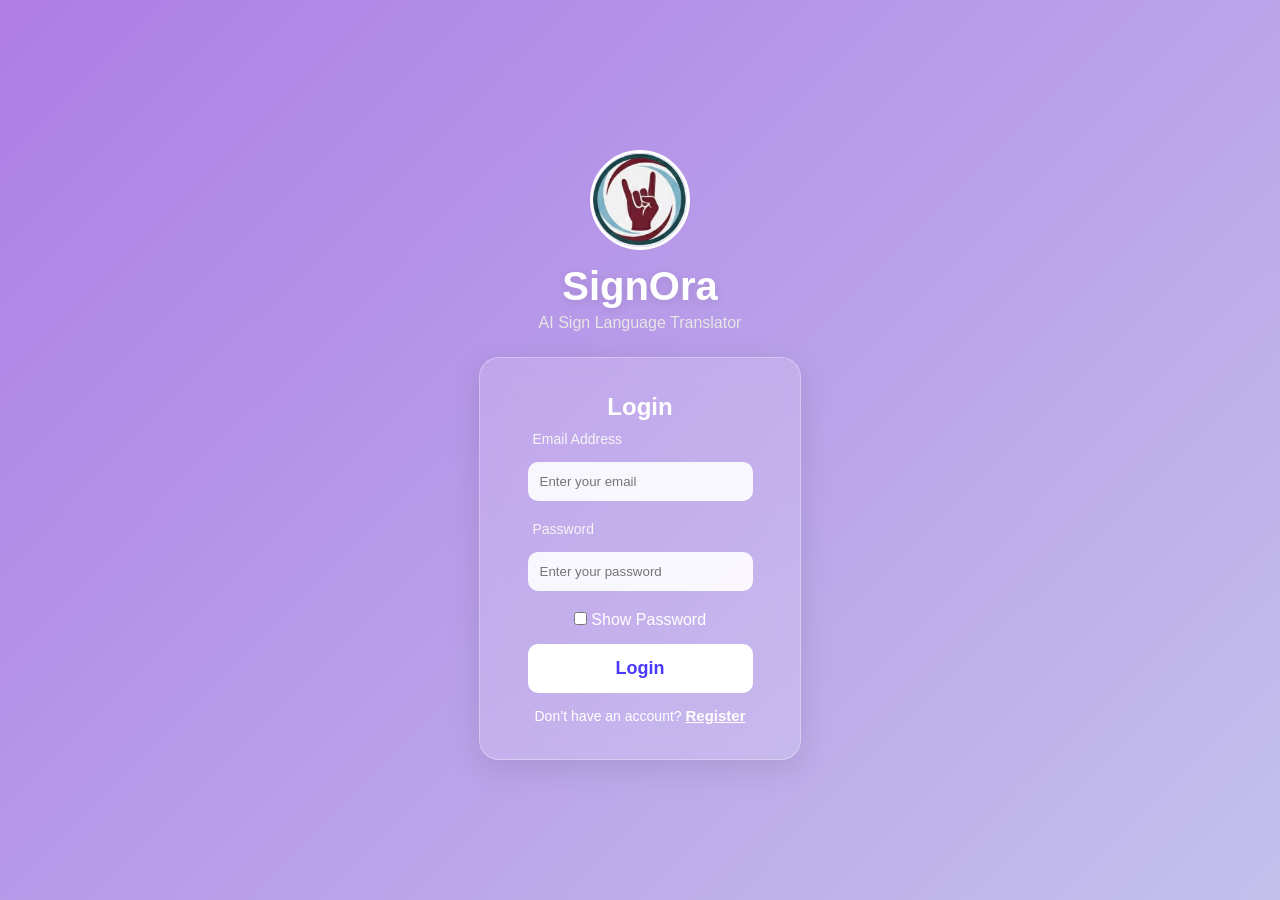
<file: templates/index.html>
<!DOCTYPE html>
<html lang="en">
<head>
    <meta charset="UTF-8">
    <title>SignOra | Login</title>
    <meta name="viewport" content="width=device-width, initial-scale=1.0">
    <link rel="stylesheet" href="/static/styles/style.css">
    <link rel="icon" href="/static/assets/logo.png">
</head>

<body class="login-bg">

<div class="login-container">

    <div class="login-header">
        <img src="/static/assets/logo.png" alt="Signora Logo" class="login-logo">
        <h1 class="app-title">SignOra</h1>

        <p class="tagline">AI Sign Language Translator</p>
    </div>

    <div class="login-box updated-login-box">
        <h2>Login</h2>

        <form action="/login" method="POST">
            <div class="input-group">
                <label>Email Address</label>
                <input type="email" name="email" placeholder="Enter your email" required class="input-box">
            </div>

            <div class="input-group">
                <label>Password</label>
                <input type="password" id="password" name="password" placeholder="Enter your password" required class="input-box">
            </div>

            <div class="show-password">
                <input type="checkbox" onclick="togglePassword()"> Show Password
            </div>

        
            <button type="submit" class="login-btn">Login</button>
        </form>

        <p class="register-text">
            Don’t have an account?
            <a href="/register" class="register-link">Register</a>
        </p>
    </div>

</div>

<script>
function togglePassword() {
    const pwd = document.getElementById("password");
    pwd.type = pwd.type === "password" ? "text" : "password";
}
</script>

</body>
</html>
</file>
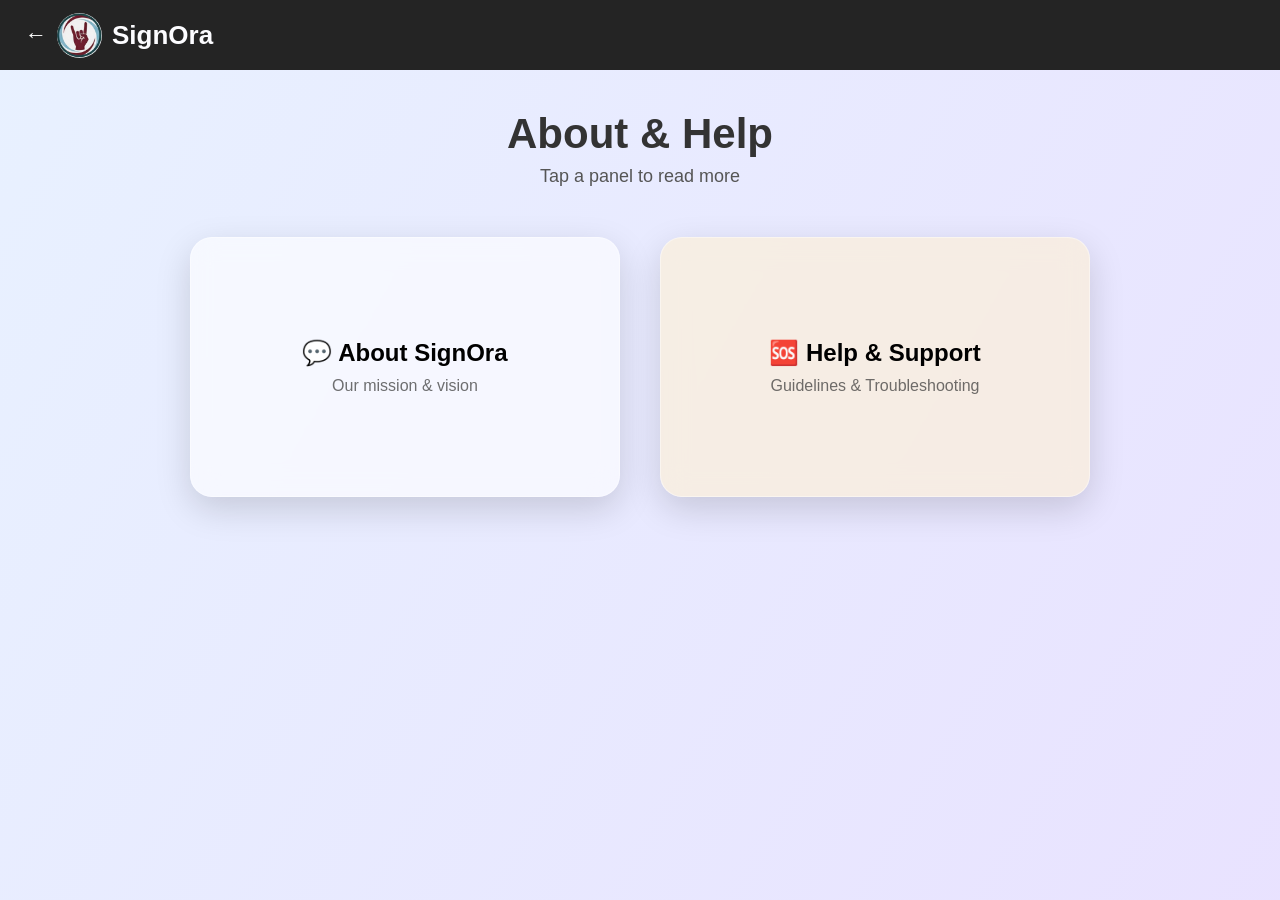
<file: templates/about.html>
<!DOCTYPE html>
<html lang="en">
<head>
    <meta charset="UTF-8">
    <title>About & Help | SignOra</title>

    <meta name="viewport" content="width=device-width, initial-scale=1.0">
    <link rel="stylesheet" href="/static/styles/style.css">
</head>

<body class="about-bg">

    <!-- NAVBAR -->
    <header class="app-header">
        <div class="logo-container">
           <a href="/home" class="navbar-back-btn"
   style="text-decoration:none; color:white; font-size:22px;">
   ←
</a>
            <img src="/static/assets/logo.png" alt="SignOra Logo" class="app-logo">
            <span class="app-name">SignOra</span>
        </div>
    </header>

    <!-- PAGE CONTENT -->
    <div class="about-content">

        <h1 class="about-heading">About & Help</h1>
        <p class="about-subtext">Tap a panel to read more</p>

        <div class="panel-row">

            <!-- ABOUT PANEL -->
            <div class="panel-card" onclick="this.classList.toggle('flipped')">
                <div class="panel-inner">

                    <div class="panel-front">
                        <h2>💬 About SignOra</h2>
                        <p>Our mission & vision</p>
                    </div>

                    <div class="panel-back">
                        <h2>About SignOra</h2>
                        <p>
                            SignOra is an AI-powered accessibility system designed to bridge
                            communication between Deaf/Mute individuals and hearing people.
                        </p>
                        <p>
                            It combines hand gesture recognition, speech interaction,
                            and animated sign visualization to enable real-time,
                            inclusive communication.
                        </p>
                    </div>

                </div>
            </div>

            <!-- HELP PANEL -->
            <div class="panel-card" onclick="this.classList.toggle('flipped')">
                <div class="panel-inner">

                    <div class="panel-front panel-help-front">
                        <h2>🆘 Help & Support</h2>
                        <p>Guidelines & Troubleshooting</p>
                    </div>

                    <div class="panel-back panel-help-back">
                        <h2>Help & Support</h2>

                        <p>✔ Allow camera & microphone access</p>
                        <p>✔ Use a well-lit environment</p>
                        <p>✔ Keep hand inside the frame</p>
                        <p>✔ Use Chrome browser for best performance</p>

                        <p>Email: <b>support@signOra.com</b></p>
                    </div>

                </div>
            </div>

        </div>

    </div>

</body>
</html>
</file>
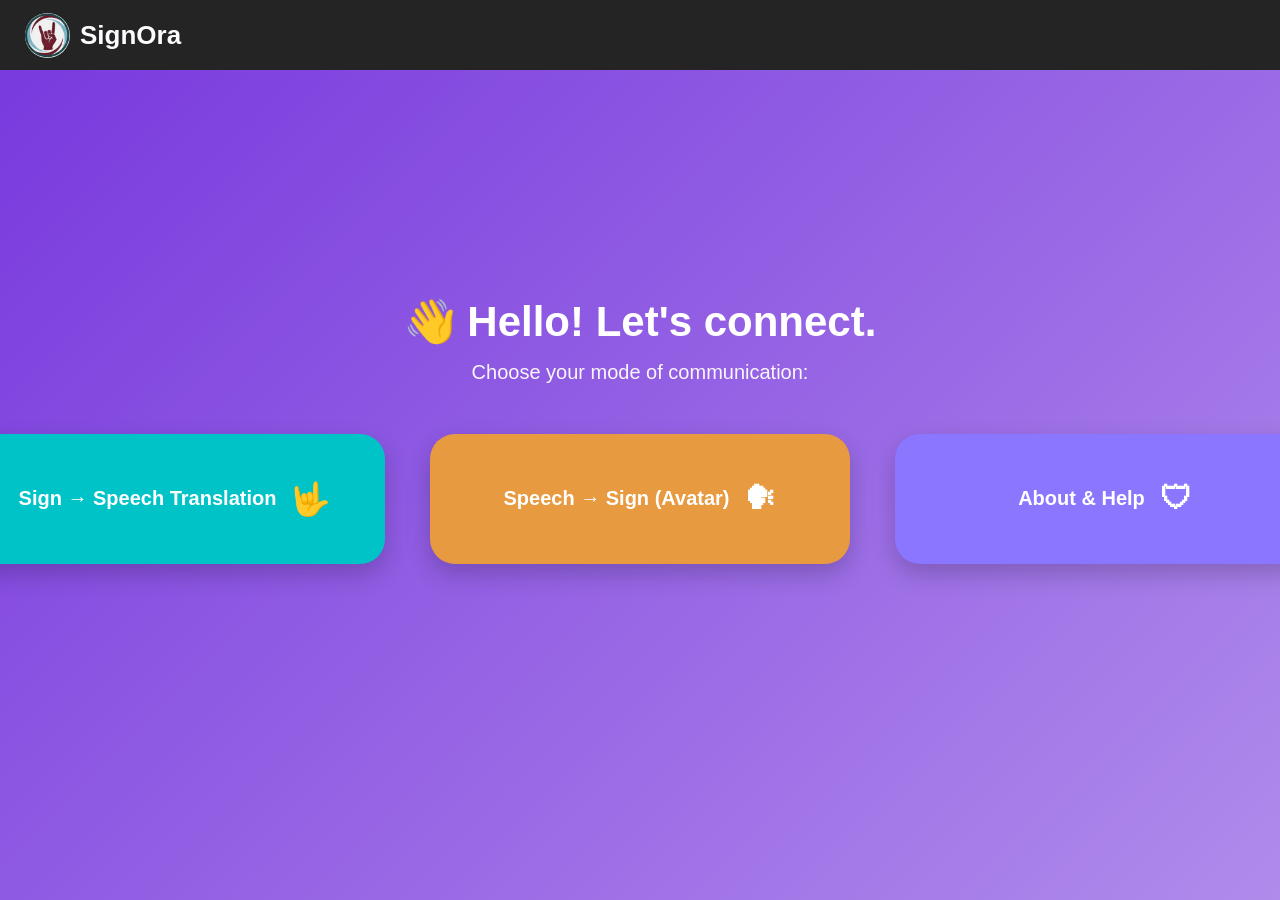
<file: templates/home.html>
<!DOCTYPE html>
<html lang="en">
<head>
    <meta charset="UTF-8">
    <title>SignOra | Home</title>

    <meta name="viewport" content="width=device-width, initial-scale=1.0">
    <link rel="stylesheet" href="/static/styles/style.css">
</head>

<body class="home-bg">

    <!-- TOP NAVBAR -->
    <header class="app-header">
        <div class="logo-container">
            <img src="/static/assets/logo.png" alt="SignOra Logo" class="app-logo">
            <span class="app-name">SignOra</span>
        </div>
    </header>

    <!-- HOME SECTION -->
    <div class="home-container">
        <h1 class="welcome-title">👋 Hello! Let's connect.</h1>
        <p class="choose-text">Choose your mode of communication:</p>

        <!-- BUTTON ROW -->
        <div class="button-row">

            <a href="/sign-to-speech" class="mode-btn sign-btn">
                <span>Sign → Speech Translation</span>
                <span class="btn-icon">🤟</span>
            </a>

            <a href="/speech-to-sign" class="mode-btn speech-btn">
                <span>Speech → Sign (Avatar)</span>
                <span class="btn-icon">🗣</span>
            </a>

            <a href="/about" class="mode-btn about-btn">
                <span>About & Help</span>
                <span class="btn-icon">🛡</span>
            </a>

        </div>
    </div>

</body>
</html>
</file>
<file: static/styles/style.css>
/* ============================================
   GLOBAL RESET + FONT
============================================ */
* {
    margin: 0;
    padding: 0;
    box-sizing: border-box;
    font-family: "Poppins", sans-serif;
}
/* Remove default underline from links */
a {
    text-decoration: none;
    color: inherit;
}

html {
    font-size: 16px;
}

body {
    width: 100%;
    overflow-x: hidden;
}


/* ============================================
   SEA BREEZE ANIMATION
============================================ */
@keyframes seaBreeze {
    0% {
        background-position: 0% 50%;
    }
    50% {
        background-position: 100% 50%;
    }
    100% {
        background-position: 0% 50%;
    }
}

/* ============================================
   LOGIN PAGE BACKGROUND (GRADIENT WITH ANIMATION)
============================================ */
.login-bg {
    min-height: 100svh;  /* modern mobile-safe */
    height: auto;
    background: linear-gradient(-45deg, #9780b9, #8d95e6, #cad7ee, #ae7de6);
    background-size: 400% 400%;
    animation: seaBreeze 15s ease infinite;
    display: flex;
    justify-content: center;
    align-items: center;
}
.login-logo {
    width: 120px;       /* adjust as needed */
    height: 120px;      /* same as width for perfect circle */
    border-radius: 50%;
    object-fit: cover;  /* ensures image fills circle */
    border: 3px solid white;  /* optional — clean border */
}
/* ============================================
   LOGIN BOX (GLASSMORPHISM)
============================================ */
.login-container {
    text-align: center;
    margin-top: 10px;
}

.login-header .login-logo{
    width: 100px;
    height: 100px;
    margin-bottom: 10px;
}


.app-title {
    font-size: 40px;
    color: white;
    font-weight: 700;
    margin-bottom: 5px;
    text-shadow: 0 2px 10px rgba(0, 0, 0, 0.1);
}

.tagline {
    color: #e6e6e6;
    margin-bottom: 25px;
}

.login-box {
    width: 350px;
    max-width: 92%;
    padding: 25px;
    border-radius: 20px;
    background: rgba(255,255,255,0.15);
    backdrop-filter: blur(12px);
    border: 1px solid rgba(255,255,255,0.3);
    color: white;
    margin: auto;
    box-shadow: 0 8px 32px rgba(0, 0, 0, 0.1);
}

.input-box {
     width: 100%;
    padding: 12px;
    border-radius: 10px;
    border: none;
    margin: 10px 0;
    background: rgba(255, 255, 255, 0.9);
    transition: all 0.3s ease;
}

.input-box:focus {
    outline: none;
    background: rgba(255, 255, 255, 1);
    box-shadow: 0 0 0 2px rgba(255, 255, 255, 0.3);
}

.login-btn {
    width: 90%;                
    padding: 12px;
    margin-top: 15px;
    background: #ffffff;
    border: 2px solid white;
    border-radius: 10px;
    font-size: 18px;
    font-weight: 600;
    color: #4A3AFF;
    cursor: pointer;
    transition: 0.3s ease; 
}

.login-btn:hover {
    border-color: #4A3AFF;
    background: #4A3AFF;
    color: white;
    transform: translateY(-2px);
    box-shadow: 0 4px 12px rgba(74, 58, 255, 0.3);
}

/* ============================================
   UPDATED LOGIN BOX STYLE (More Professional)
============================================ */
.updated-login-box {
    padding: 35px;
    margin-top: 20px;
}

/* Input labels */
.input-group {
    text-align: left;
    width: 90%;
    margin: 10px auto;
}

.input-group label {
    font-size: 14px;
    color: #f5f5f5;
    margin-left: 5px;
    margin-bottom: 5px;
    display: block;
}

/* Registration text */
.register-text {
    margin-top: 14px;
    font-size: 14px;
    color: #ffffff;
}

.register-link {
    color: #fffcfc;
    font-size: 15px;
    font-weight: bolder;
    text-decoration: underline;
    cursor: pointer;
    transition: all 0.3s ease;
}

.register-link:hover {
    color: #4A3AFF;
    text-shadow: 0 0 10px rgba(255, 255, 255, 0.8);
}

/* ============================================
   HOME PAGE BACKGROUND (SEA BREEZE ANIMATION)
============================================ */
.home-bg {
    background: linear-gradient(-45deg, #78b6f5, #65a3ee, #c3a7f0, #7737dd);
    background-size: 400% 400%;
    animation: seaBreeze 15s ease infinite;
    min-height: 100vh;
    overflow-x: hidden;
    overflow-y: auto;
}

/* ============================================
   TOP NAVBAR
============================================ */
.app-header {
    width: 100%;
    height: 70px;
    background: #242424;
    backdrop-filter: blur(10px);
    display: flex;
    align-items: center;
    padding: 0px 25px;
    position:fixed;
    top: 0px;
    left: 0;
    z-index: 10;
    gap:15px
}

/* Back Arrow Button */
.navbar-back-btn {
    background: transparent;
    border: none;
    font-size: 28px;
    color: #ffffff;
    cursor: pointer;
    font-weight: bold;
    transition: 0.2s ease;
}

.navbar-back-btn:hover {
    color: #d1d1d1;
    transform: translateX(-3px);
}

.logo-container {
    display: flex;
    align-items: center;
    gap: 10px;
}

.app-logo {
    width: 45px;
    height: 45px;
    border-radius: 50%;
}

.app-name {
    font-size: 26px;
    color: #fcfcff;
    font-weight: bold;
}



/* ============================================
   HOME PAGE CARDS
============================================ */
.home-container {
    min-height: calc(100vh - 70px); /* allows scrolling */
    width: 100%;
    display: flex;
    flex-direction: column;
    justify-content: center;  /* vertical centering */
    align-items: center;      /* horizontal centering */
    text-align: center;
    color: white;
    padding-top: 70px;   /* 🔥 pushes content below navbar */
    padding-bottom: 40px;     

}

/* TITLE + SUBTEXT */
.welcome-title {
    font-size: 42px;
    font-weight: 700;
    margin-bottom: 15px;

}

.choose-text {
    font-size: 20px;
    opacity: 0.95;
    margin-bottom: 50px;
}

/* ============================================
   BUTTON ROW (CENTERED)
============================================ */
.button-row {
    display: flex;
    justify-content: center;
    align-items: center;
    gap: 45px; /* equal spacing between boxes */
    flex-wrap: nowrap; /* single line on large screens */
    
}

/* ============================================
   BIG BUTTON BOXES (INLINE TEXT + ICON)
============================================ */
.mode-btn {
    width: 420px;
    max-width: 90%;   
    height: 130px;
    min-height: 110px; 
    padding: 25px 40px;
    border-radius: 25px;
    font-size: 20px;
    font-weight: 600;
    color: white;
    cursor: pointer;
    border: none;
    display: flex;
    justify-content: center;  /* center text and icon horizontally */
    align-items: center;      /* center text and icon vertically */
    gap: 15px;                /* space between text and emoji */
    text-align: center;

    transition: 0.3s ease;
    box-shadow: 0 10px 25px rgba(0, 0, 0, 0.2);
    box-sizing: border-box; 
}

/* TEAL BUTTON */
.sign-btn {
    background: #00C3C7;
}
.sign-btn:hover {
    transform: translateY(-6px) scale(1.05);
    box-shadow:
        0 0 15px rgba(255, 255, 255, 0.55),
        0 0 25px rgba(0, 195, 199, 0.45),
        0 0 35px rgba(0, 195, 199, 0.3);
}

/* ORANGE BUTTON */
.speech-btn {
    background: #E79A40;
}
.speech-btn:hover {
    transform: translateY(-6px) scale(1.05);
    box-shadow:
        0 0 15px rgba(255, 255, 255, 0.55),
        0 0 25px rgba(231, 154, 64, 0.45),
        0 0 35px rgba(231, 154, 64, 0.3);
}

/* PURPLE BUTTON */
.about-btn {
    background: #8a76ff;
}
.about-btn:hover {
    transform: translateY(-6px) scale(1.05);
    box-shadow:
        0 0 15px rgba(255, 255, 255, 0.55),
        0 0 25px rgba(138, 118, 255, 0.45),
        0 0 35px rgba(138, 118, 255, 0.3);
}

/* ICON SIZE */
.btn-icon {
    font-size: 32px;
}

/* ============================================
   CAMERA + AVATAR PAGES
============================================ */
/* =============================================
   NEW PASTEL ANIMATED BACKGROUND FOR WORK PAGES
============================================= */
.work-bg {
    min-height: 100vh;
    background: linear-gradient(120deg, #e8f1ff, #e9dbff, #d8e9ff);
    background-size: 300% 300%;
    animation: smoothBG 18s ease infinite;
   
}

/* Smooth background animation */
@keyframes smoothBG {
    0% { background-position: 0% 50%; }
    50% { background-position: 100% 50%; }
    100% { background-position: 0% 50%; }
}

.page-container {
    padding-top: 120px;
    text-align: center;
}

.page-title {
    font-size: 42px;
    font-weight: 800;
    color: #333;
}

.camera-box {
    width: 70%;
    max-width: 95%;         
    height: 500px;
    aspect-ratio: 16 / 9;   
    margin: 20px auto;
    background: white;
    border-radius: 18px;
    overflow: hidden;
    position: relative;
    box-shadow: 0 2px 10px rgba(125,160,202,0.25);
    display: flex;
    justify-content: center;
    align-items: center;
    box-sizing: border-box;
}

.avatar-box{
    width: 70%;
    max-width: 95%;  
    height: 500px;
    aspect-ratio: 16 / 9;
    margin: 20px auto;
    background: white;
    border-radius: 15px;
    box-shadow: 0 2px 10px rgba(125,160,202,0.25);
    display: flex;
    justify-content: center;
    align-items: center;
    box-sizing: border-box;

}
/* Clean Speech Output Box */
.speech-box {
    margin: 20px auto;
    width: 60%;
    max-width: 95%;
    background: white;
    padding: 15px;
    border-radius: 10px;
    box-shadow: 0 4px 10px rgba(0,0,0,0.1);
    box-sizing: border-box;
    
}

.speech-box h3 {
    margin-bottom: 5px;
    color: #333;
}

.speech-box p {
    color: #666;
    font-size: 18px;
}

/* Loading Text inside Avatar Box */
#loading-text {
    position: absolute;
    top: 50%;
    width: 100%;
    text-align: center;
    color: #888;
    transform: translateY(-50%);
}


/* ⭐ MAKE CANVAS FILL FULL BOX ALWAYS */
.camera-box canvas {
    width: 100% !important;
    height: 100% !important;
    border-radius: 18px;
    object-fit: cover;
    position:absolute;
    top: 0;
    left: 0;
}

/* ============================================
   CLEAN & CENTERED PREDICTION BOX
============================================ */
.prediction-box {
    width: 60%;
     max-width: 95%; 
    padding: 30px 40px;
    margin: 40px auto;
    background: #ffffff;
    border-radius: 20px;
    text-align: center;
    box-shadow: 0 8px 25px rgba(0,0,0,0.15);
    
    display: flex;
    flex-direction: column;
    justify-content: center;
    align-items: center;

    /* remove the ugly push */
    padding-right: 0 !important;
    box-sizing: border-box;
}

.prediction-box h2 {
    font-size: 26px;
    font-weight: 700;
    color: #333;
    margin-bottom: 15px;
}



/* ============================================
   SPEAK AGAIN BUTTON — CENTERED
============================================ */
.speak-btn {
    margin-top: 12px;
    padding: 12px 28px;
    background: #4A3AFF;
    color: #fff;
    border: none;
    border-radius: 12px;

    font-size: 17px;
    font-weight: 600;
    cursor: pointer;

    display: flex;
    align-items: center;
    gap: 8px;

    transition: 0.3s ease-in-out;
}

.speak-btn:hover {
    background: #372fd1;
    transform: translateY(-3px);
    box-shadow: 0 6px 14px rgba(74, 58, 255, 0.35);
}





/* ============================================
   DEVELOPER TOOLS (HIDDEN BY DEFAULT)
============================================ */
.dev-tools {
    display:none; /* HIDDEN in final website */
    background: #ffffff;
    width: 60%;
    margin: 20px auto;
    padding: 20px;
    border-radius: 15px;
    box-shadow: 0 2px 10px rgba(0,0,0,0.1);
}

.dev-btn {
    margin: 10px;
    padding: 10px 20px;
    background: #4A3AFF;
    color: white;
    border: none;
    border-radius: 10px;
    cursor: pointer;
}

.dev-select {
    padding: 10px;
    border-radius: 8px;
    margin-bottom: 10px;
}



/* ============================================
   MIC BUTTON
============================================ */
.mic-btn {
    padding: 12px 25px;
    background: #4A3AFF;
    border: none;
    border-radius: 10px;
    color: white;
    font-size: 18px;
    cursor: pointer;
}
/* =============================================
   NEW ABOUT PAGE — PASTEL ABSTRACT BACKGROUND
============================================= */
.about-bg {
    min-height: 100vh;
    background: linear-gradient(120deg, #e8f1ff, #e9dbff, #d8e9ff);
    background-size: 300% 300%;
    animation: smoothBG 18s ease infinite;
    padding-top: 90px;
}
/* MAIN CONTENT */
.about-content {
    text-align: center;
    margin-top: 20px;
}

.about-heading {
    font-size: 42px;
    font-weight: 800;
    color: #333;
}

.about-subtext {
    margin-top: 8px;
    font-size: 18px;
    color: #555;
}

/* =============================================
   PANELS ROW
============================================= */
.panel-row {
    margin-top: 50px;
    display: flex;
    gap: 40px;
    justify-content: center;
    flex-wrap: wrap;
}

/* =============================================
   RECTANGULAR FLIP PANELS
============================================= */
.panel-card {
    width: 430px;
    height: 260px;
    perspective: 1200px;
}

.panel-inner {
    width: 100%;
    height: 100%;
    transition: transform 0.9s ease;
    transform-style: preserve-3d;
    position: relative;
}

.panel-card.flipped .panel-inner {
    transform: rotateY(180deg);
}

/* FRONT & BACK COMMON */
.panel-front,
.panel-back {
    position: absolute;
    width: 100%;
    height: 100%;
    border-radius: 22px;
    padding: 30px;
    backface-visibility: hidden;
    display: flex;
    flex-direction: column;
    justify-content: center;
    box-shadow: 0 12px 35px rgba(0,0,0,0.15);
}

/* FRONT STYLES */
.panel-front {
    background: rgba(255, 255, 255, 0.6);
    backdrop-filter: blur(14px);
    border: 1px solid rgba(255,255,255,0.4);
}

.panel-help-front {
    background: rgba(255, 240, 210, 0.6);
}

/* BACK STYLES */
.panel-back {
    background: #4A3AFF;
    color: white;
    transform: rotateY(180deg);
}

.panel-help-back {
    background: #E79A40;
}

/* Panel Text */
.panel-front h2,
.panel-back h2 {
    margin-bottom: 10px;
}
.panel-front p {
    color: #333;
    opacity: 0.7;
}

/* Responsive */
/* =====================================================
   FINAL MOBILE FIXES — ADD AT VERY BOTTOM (<= 600px)
===================================================== */
@media (max-width: 600px) {

    /* ---------- GLOBAL SAFETY ---------- */
    body {
        overflow-x: hidden;
        
    }

    img, video {
        max-width: 100%;
        height: auto;
    }

    /* ---------- LOGIN PAGE ---------- */
    .login-bg {
        min-height: 100svh;   /* mobile-safe viewport */
        height: auto;
        padding: 20px;
    }

    .login-container {
        width: 100%;
        margin-top: 0;
    }

    .login-box {
        width: 100%;
        max-width: 100%;
        padding: 20px;
    }

    .input-box {
        width: 100%;
        font-size: 16px; /* prevents iOS zoom */
    }

    .login-btn {
        width: 100%;
        font-size: 16px;
    }

    .app-title {
        font-size: 28px;
    }

    .tagline {
        font-size: 14px;
    }

    /* ---------- NAVBAR CONTENT SAFETY ---------- */
    .home-container,
    .page-container,
    .about-content {
        padding-top: 80px;
    }

    /* ---------- HOME PAGE ---------- */
    .home-container {
        padding: 20px;
    }

    .button-row {
        flex-direction: column;
        gap: 25px;
    }

    /* ---------- MODE BUTTONS ---------- */
    .mode-btn {
        width: 100%;
        max-width: 100%;
        height: auto;
        padding: 18px 20px;
        font-size: 17px;
        gap: 10px;
        border-radius: 18px;
    }

    .btn-icon {
        font-size: 26px;
    }

    /* ---------- CAMERA & AVATAR ---------- */
    .camera-box,
    .avatar-box {
        width: 100%;
        max-width: 100%;
        height: auto;
        aspect-ratio: 4 / 3;
        margin: 15px auto;
        border-radius: 14px;
    }

    .camera-box canvas {
        width: 100% !important;
        height: 100% !important;
        object-fit: cover;
    }

    /* ---------- SPEECH BOX ---------- */
    .speech-box {
        width: 100%;
        max-width: 100%;
        padding: 12px;
        font-size: 16px;
    }

    /* ---------- PREDICTION BOX ---------- */
    .prediction-box {
        width: 100%;
        max-width: 100%;
        padding: 22px 18px;
        margin: 25px auto;
    }

    .prediction-box h2 {
        font-size: 22px;
    }

    /* ---------- PANELS ---------- */
    .panel-card {
        width: 90%;
        height: 240px;
    }
}
/* =====================================================
   FINAL TABLET FIXES — ADD BELOW MOBILE BLOCK (601px–1024px)
===================================================== */
@media (min-width: 601px) and (max-width: 1024px) {

    /* ---------- GLOBAL SAFETY ---------- */
    body {
        overflow-x: hidden;
    }

    img, video {
        max-width: 100%;
        height: auto;
    }

    /* ---------- LOGIN PAGE ---------- */
    .login-bg {
        min-height: 100vh;
        padding: 30px;
    }

    .login-container {
        width: 100%;
    }

    .login-box {
        width: 80%;
        max-width: 420px;
        padding: 25px;
    }

    .input-box {
        width: 100%;
        font-size: 16px;
    }

    .login-btn {
        width: 100%;
        font-size: 16px;
    }

    .app-title {
        font-size: 34px;
    }

    .tagline {
        font-size: 16px;
    }

    /* ---------- NAVBAR CONTENT SAFETY ---------- */
    .home-container,
    .page-container,
    .about-content {
        padding-top: 90px;
    }

    /* ---------- HOME PAGE ---------- */
    .home-container {
        padding: 30px;
    }

    .button-row {
        flex-wrap: wrap;
        gap: 30px;
    }

    /* ---------- MODE BUTTONS ---------- */
    .mode-btn {
        width: 80%;
        max-width: 80%;
        height: auto;
        padding: 22px 30px;
        font-size: 18px;
        border-radius: 22px;
    }

    .btn-icon {
        font-size: 30px;
    }

    /* ---------- CAMERA & AVATAR ---------- */
    .camera-box,
    .avatar-box {
        width: 85%;
        max-width: 85%;
        height: auto;
        aspect-ratio: 16 / 9;
        margin: 20px auto;
        border-radius: 18px;
    }

    .camera-box canvas {
        width: 100% !important;
        height: 100% !important;
        object-fit: cover;
    }

    /* ---------- SPEECH & PREDICTION ---------- */
    .speech-box,
    .prediction-box {
        width: 80%;
        max-width: 80%;
    }

    .prediction-box {
        padding: 28px;
        margin: 35px auto;
    }

    .prediction-box h2 {
        font-size: 24px;
    }

    /* ---------- PANELS ---------- */
    .panel-card {
        width: 80%;
        height: 260px;
    }
}
</file>
